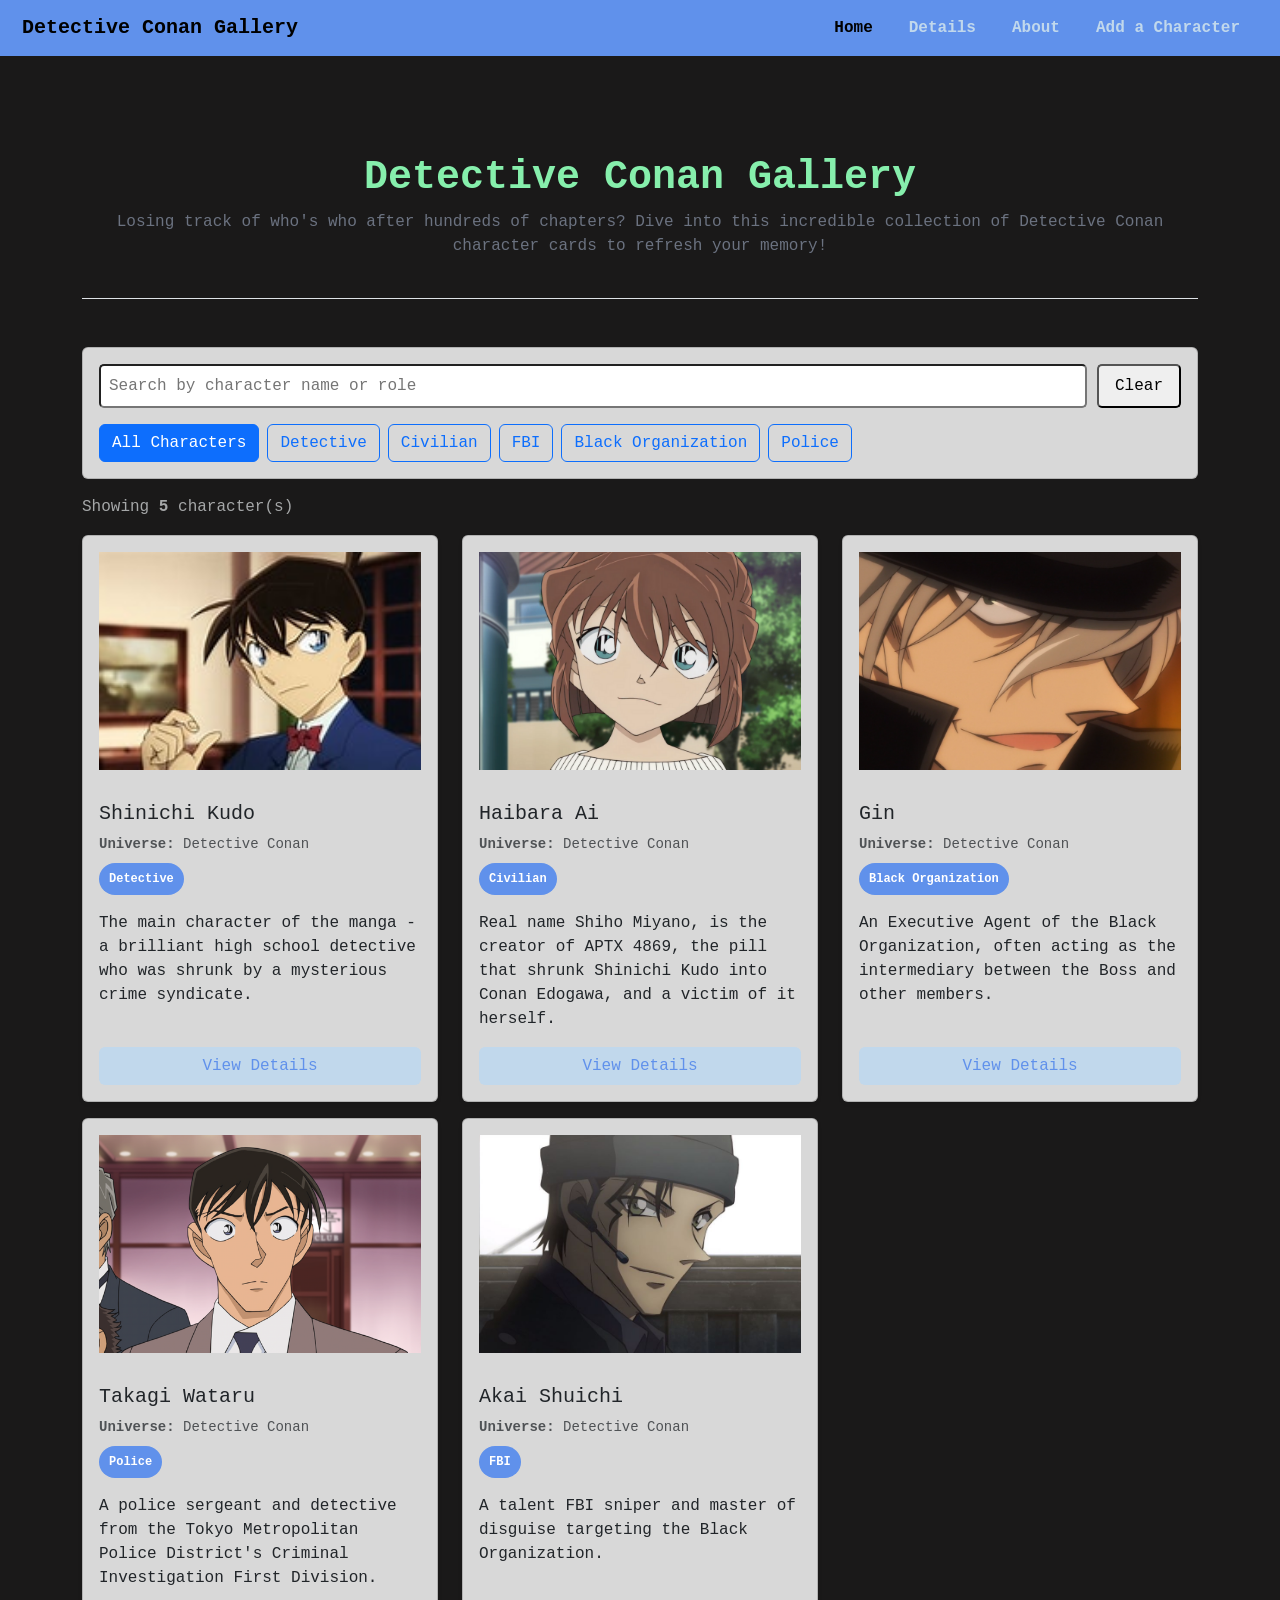
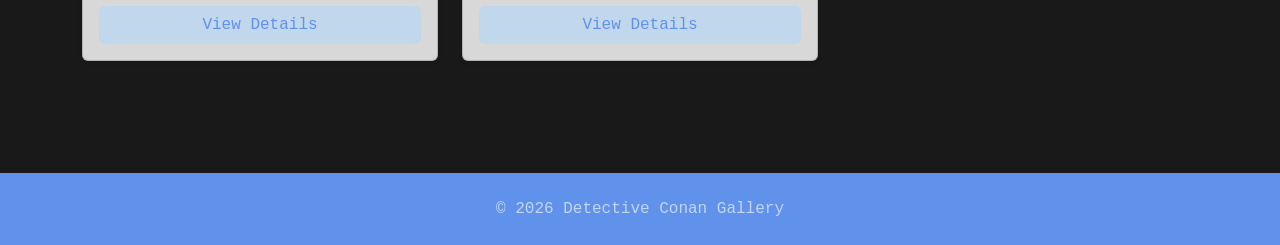
<file: index.html>
<!DOCTYPE html>

<html>

<head>
    <meta charset="UTF-8">
    <meta name="viewport" content="width=device-width, initial-scale=1.0" ;>
    <title>Detective Conan Character Gallery</title>
    <link href="https://cdn.jsdelivr.net/npm/bootstrap@5.3.8/dist/css/bootstrap.min.css" rel="stylesheet"
        integrity="sha384-sRIl4kxILFvY47J16cr9ZwB07vP4J8+LH7qKQnuqkuIAvNWLzeN8tE5YBujZqJLB" crossorigin="anonymous">
    <link rel="stylesheet" href="styles.css">
    <link rel="icon" type="image/svg+xml" href="./img/gpu-card.svg">
</head>

<body class="d-flex flex-column min-vh-100">

    <!-- Navigation Bar -->
    <nav class="navbar navbar-expand-lg sticky-top">
        <div class="container-fluid">
            <a class="navbar-brand" href="#">Detective Conan Gallery</a>
            <button class="navbar-toggler" type="button" data-bs-toggle="collapse" data-bs-target="#navbarNav"
                aria-controls="navbarNav" aria-expanded="false" aria-label="Toggle navigation">
                <span class="navbar-toggler-icon"></span>
            </button>
            <div class="collapse navbar-collapse" id="navbarNav">
                <ul class="navbar-nav mb-2 mb-lg-0">
                    <li class="nav-item">
                        <a class="nav-link active" aria-current="page" href="index.html">Home</a>
                    </li>
                    <li class="nav-item">
                        <a class="nav-link" href="details.html">Details</a>
                    </li>
                    <li class="nav-item">
                        <a class="nav-link" href="about.html">About</a>
                    </li>
                    <li class="nav-item">
                        <a class="nav-link" href="new-character-form.html">Add a Character</a>
                    </li>
                </ul>
            </div>
        </div>
    </nav>
    
    <main class="felx-grow-1 mx-5">
        <div class="container-lg py-5">
            <!--Page header-->
            <div class="page-header text-center mt-3 mb-5 pb-4 pt-4 border-bottom title-text">
                <h1>Detective Conan Gallery</h1>
                <p class="gray-content">Losing track of who's who after hundreds of chapters? Dive into this
                    incredible collection of Detective Conan character cards to refresh your memory!</p>
            </div>

            <!--Search box-->
            <div class="card mb-3" id="filterBox">
                <div class="card-body">
                    <div class="row mb-3">
                        <div class="search-container">
                            <input class="search-bar" type="text" placeholder="Search by character name or role">
                            <button class="clear-btn" type="button" class="btn btn-outline-secondary">Clear</button>
                        </div>
                    </div>
                    <div class="d-flex flex-wrap gap-2">
                        <a href="#" class="btn btn-primary">All Characters</a>
                        <button type="button" class="btn btn-outline-primary">Detective</button>
                        <button type="button" class="btn btn-outline-primary">Civilian</button>
                        <button type="button" class="btn btn-outline-primary">FBI</button>
                        <button type="button" class="btn btn-outline-primary">Black Organization</button>
                        <button type="button" class="btn btn-outline-primary">Police</button>
                    </div>
                </div>
            </div>

            <div class="mb-3" style="color: rgb(165, 167, 168);">
                Showing <span style="font-weight: bold;">5</span> character(s)
            </div>


            <div class="row">
                <div class="col-md-6 col-lg-4 mb-3" id="charactersCard">
                    <div class="card h-100 shadow-sm">
                        <img src="./img/shinichi.jpg" class="card-img-top p-3 rounded-4 custom-fit" alt="Shinichi Kudo">
                        <div class="card-body d-flex flex-column">
                            <h5 class="card-title">Shinichi Kudo</h5>
                            <p class="text-muted small mb-2 "><strong>Universe:</strong> Detective Conan</p>
                            <p><span class="badge rounded-pill">Detective</span></p>
                            <p class="card-text">The main character of the manga - a brilliant high school detective who was shrunk by a mysterious crime syndicate.</p>
                            <a href="details.html" class="btn btn-custom w-100">View Details</a>
                        </div>
                    </div>


                </div>

                <div class="col-md-6 col-lg-4 mb-3" id="charactersCard">
                    <div class="card h-100 shadow-sm">
                        <img src="./img/haibara.jpg" class="card-img-top p-3 rounded-4 custom-fit" alt="Conan Edogawa">
                        <div class="card-body d-flex flex-column">
                            <h5 class="card-title">Haibara Ai</h5>
                            <p class="text-muted small mb-2 "><strong>Universe:</strong> Detective Conan</p>
                            <p><span class="badge rounded-pill">Civilian</span></p>
                            <p class="card-text">Real name Shiho Miyano, is the creator of APTX 4869, the pill that shrunk Shinichi Kudo into Conan Edogawa, and a victim of it herself.</p>
                            <a href="details.html" class="btn btn-custom w-100">View Details</a>
                        </div>
                    </div>
                </div>

                <div class="col-md-6 col-lg-4 mb-3" id="charactersCard">
                    <div class="card h-100 shadow-sm">
                        <img src="./img/gin.jpg" class="card-img-top p-3 rounded-4 custom-fit" alt="Ran Mouri">
                        <div class="card-body d-flex flex-column">
                            <h5 class="card-title">Gin</h5>
                            <p class="text-muted small mb-2 "><strong>Universe:</strong> Detective Conan</p>
                            <p><span class="badge rounded-pill">Black Organization</span></p>
                            <p class="card-text">An Executive Agent of the Black Organization, often acting as the intermediary between the Boss and other members.</p>
                            <a href="details.html" class="btn btn-custom w-100">View Details</a>
                        </div>
                    </div>
                </div>

                <div class="col-md-6 col-lg-4 mb-3" id="charactersCard">
                    <div class="card h-100 shadow-sm">
                        <img src="./img/takagi.jpg" class="card-img-top p-3 rounded-4 custom-fit" alt="Kogoro Mouri">
                        <div class="card-body d-flex flex-column">
                            <h5 class="card-title">Takagi Wataru</h5>
                            <p class="text-muted small mb-2 "><strong>Universe:</strong> Detective Conan</p>
                            <p><span class="badge rounded-pill">Police</span></p>
                            <p class="card-text">A police sergeant and detective from the Tokyo Metropolitan Police District's Criminal Investigation First Division.</p>
                            <a href="details.html" class="btn btn-custom w-100">View Details</a>
                        </div>
                    </div>
                </div>

                <div class="col-md-6 col-lg-4 mb-3" id="charactersCard">
                    <div class="card h-100 shadow-sm">
                        <img src="./img/akai.jpg" class="card-img-top p-3 rounded-4 custom-fit" alt="Akai Shuichi">
                        <div class="card-body d-flex flex-column">
                            <h5 class="card-title">Akai Shuichi</h5>
                            <p class="text-muted small mb-2 "><strong>Universe:</strong> Detective Conan</p>
                            <p><span class="badge rounded-pill">FBI</span></p>
                            <p class="card-text">A talent FBI sniper and master of disguise targeting the Black Organization.</p>
                            <a href="details.html" class="btn btn-custom w-100">View Details</a>
                        </div>
                    </div>
                </div>
            </div>
        </div>



    </main>
    <footer class="text-center py-4 mt-5">
        <div class="mb-0">
            © 2026 Detective Conan Gallery
        </div>
    </footer>

    <script src="https://cdn.jsdelivr.net/npm/bootstrap@5.3.8/dist/js/bootstrap.bundle.min.js"
        integrity="sha384-FKyoEForCGlyvwx9Hj09JcYn3nv7wiPVlz7YYwJrWVcXK/BmnVDxM+D2scQbITxI" crossorigin="anonymous">
        </script>

</body>

</html>
</file>
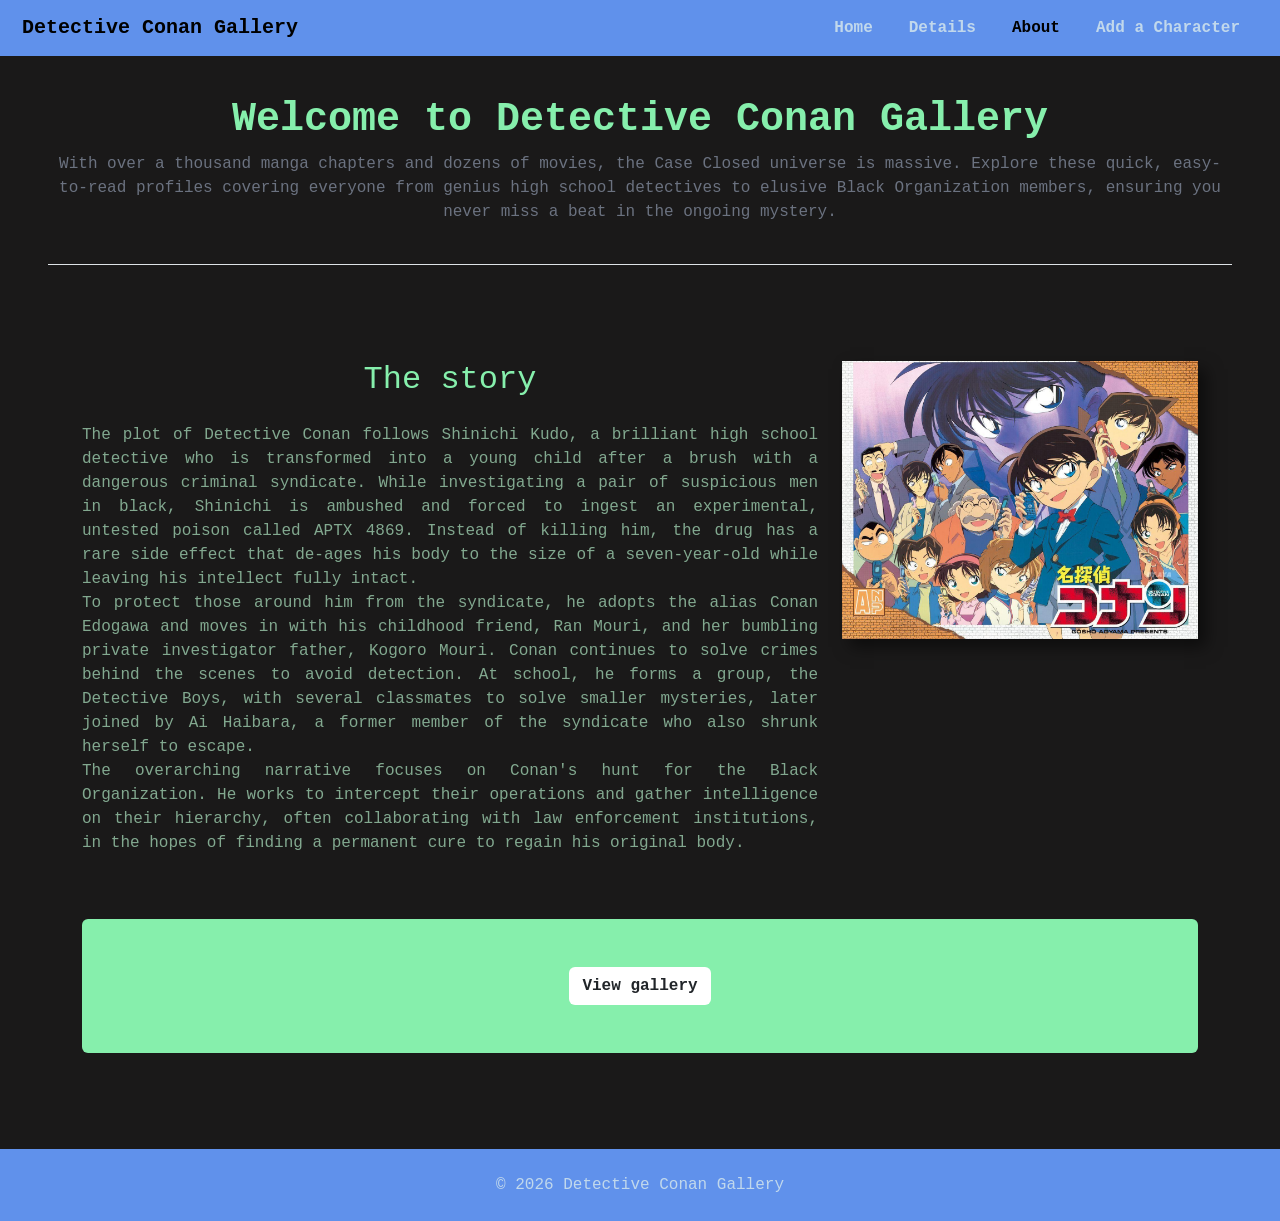
<file: about.html>
<!DOCTYPE html>

<html>

<head>
    <meta charset="UTF-8">
    <meta name="viewport" content="width=device-width, initial-scale=1.0" ;>
    <title>Detective Conan Character Gallery</title>
    <link href="https://cdn.jsdelivr.net/npm/bootstrap@5.3.8/dist/css/bootstrap.min.css" rel="stylesheet"
        integrity="sha384-sRIl4kxILFvY47J16cr9ZwB07vP4J8+LH7qKQnuqkuIAvNWLzeN8tE5YBujZqJLB" crossorigin="anonymous">
    <link rel="stylesheet" href="styles.css">
    <link rel="icon" type="image/svg+xml" href="./img/gpu-card.svg">
</head>

<body class="content">
    <!-- Navigation Bar -->
    <nav class="navbar navbar-expand-lg sticky-top">
        <div class="container-fluid">
            <a class="navbar-brand" href="index.html">Detective Conan Gallery</a>
            <button class="navbar-toggler" type="button" data-bs-toggle="collapse" data-bs-target="#navbarNav"
                aria-controls="navbarNav" aria-expanded="false" aria-label="Toggle navigation">
                <span class="navbar-toggler-icon"></span>
            </button>
            <div class="collapse navbar-collapse" id="navbarNav">
                <ul class="navbar-nav mb-2 mb-lg-0">
                    <li class="nav-item">
                        <a class="nav-link" href="index.html">Home</a>
                    </li>
                    <li class="nav-item">
                        <a class="nav-link" href="details.html">Details</a>
                    </li>
                    <li class="nav-item">
                        <a class="nav-link active" aria-current="page" href="about.html">About</a>
                    </li>
                    <li class="nav-item">
                        <a class="nav-link" href="new-character-form.html">Add a Character</a>
                    </li>
                </ul>
            </div>
        </div>
    </nav>

    <!--Content-->
    <main class="felx-grow-1 mx-5">
        <!--Page header-->
        <div class="page-header text-center mt-3 mb-5 pb-4 pt-4 border-bottom">
            <h1 class="title-text">Welcome to Detective Conan Gallery</h1>
            <p class="gray-content">With over a thousand manga chapters and dozens of movies, the Case Closed universe is massive. Explore these quick, easy-to-read profiles covering everyone from genius high school detectives to elusive Black Organization members, ensuring you never miss a beat in the ongoing mystery.</p>
        </div>
        <div class="container-lg py-5">
            <div class="row mb-5">
                <div class="col-lg-8 mb-4 mb-lg-0">
                    <h2 class="mb-4 title-text" style="text-align: center;">The story</h2>
                    <p class="story-detail light-content">The plot of Detective Conan follows Shinichi Kudo, a brilliant high school detective who is transformed into a young child after a brush with a dangerous criminal syndicate. While investigating a pair of suspicious men in black, Shinichi is ambushed and forced to ingest an experimental, untested poison called APTX 4869. Instead of killing him, the drug has a rare side effect that de-ages his body to the size of a seven-year-old while leaving his intellect fully intact. 
                    <br>To protect those around him from the syndicate, he adopts the alias Conan Edogawa and moves in with his childhood friend, Ran Mouri, and her bumbling private investigator father, Kogoro Mouri. Conan continues to solve crimes behind the scenes to avoid detection. At school, he forms a group, the Detective Boys, with several classmates to solve smaller mysteries, later joined by Ai Haibara, a former member of the syndicate who also shrunk herself to escape.
                    <br>The overarching narrative focuses on Conan's hunt for the Black Organization. He works to intercept their operations and gather intelligence on their hierarchy, often collaborating with law enforcement institutions, in the hopes of finding a permanent cure to regain his original body.</p>
                </div>
                <div class="col-lg-4">
                    <img class="about-thumbnail-img" src="./img/thumbnail.jpg">
                </div>
            </div>
            <div class="text-white p-5 rounded mt-5 text-center" style="background-color: rgb(134 239 172);">
                <a href="index.html" class="btn" id="view-gallery-btn">View gallery</a>
            </div>
        </div>
                
            
        

    </main>

    <footer class="text-center py-4 mt-5">
        <div class="mb-0">
            © 2026 Detective Conan Gallery
        </div>
    </footer>

    <script src="https://cdn.jsdelivr.net/npm/bootstrap@5.3.8/dist/js/bootstrap.bundle.min.js"
        integrity="sha384-FKyoEForCGlyvwx9Hj09JcYn3nv7wiPVlz7YYwJrWVcXK/BmnVDxM+D2scQbITxI" crossorigin="anonymous">
        </script>

</body>

</html>
</file>
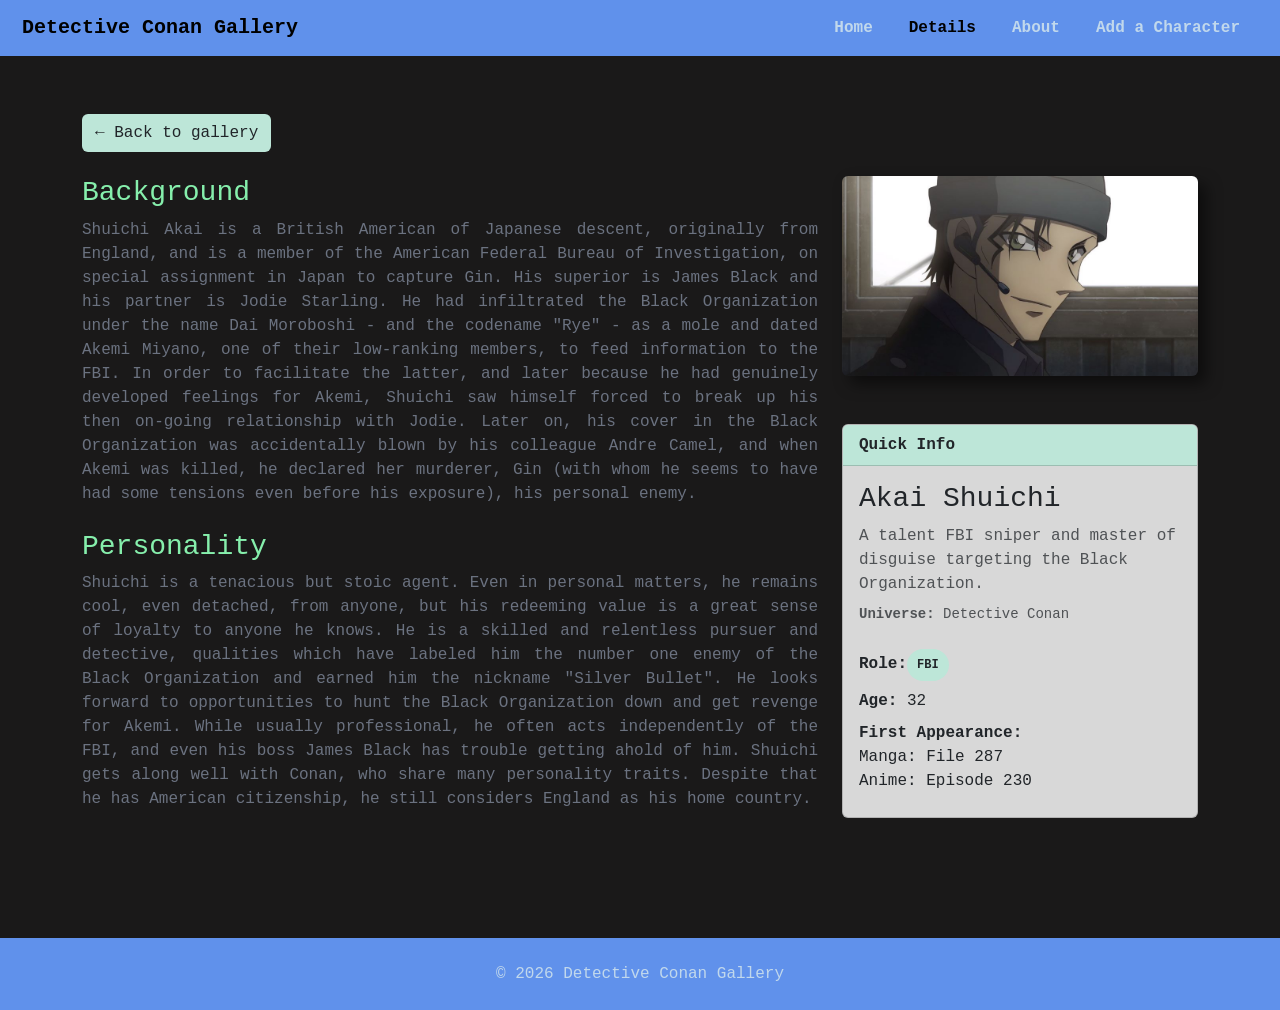
<file: details.html>
<!DOCTYPE html>

<html>

<head>
    <meta charset="UTF-8">
    <meta name="viewport" content="width=device-width, initial-scale=1.0" ;>
    <title>Detective Conan Character Gallery</title>
    <link href="https://cdn.jsdelivr.net/npm/bootstrap@5.3.8/dist/css/bootstrap.min.css" rel="stylesheet"
        integrity="sha384-sRIl4kxILFvY47J16cr9ZwB07vP4J8+LH7qKQnuqkuIAvNWLzeN8tE5YBujZqJLB" crossorigin="anonymous">
    <link rel="stylesheet" href="styles.css">
    <link rel="icon" type="image/svg+xml" href="./img/gpu-card.svg">
</head>

<body>
    <!-- Navigation Bar -->
    <nav class="navbar navbar-expand-lg sticky-top">
        <div class="container-fluid">
            <a class="navbar-brand" href="index.html">Detective Conan Gallery</a>
            <button class="navbar-toggler" type="button" data-bs-toggle="collapse" data-bs-target="#navbarNav"
                aria-controls="navbarNav" aria-expanded="false" aria-label="Toggle navigation">
                <span class="navbar-toggler-icon"></span>
            </button>
            <div class="collapse navbar-collapse" id="navbarNav">
                <ul class="navbar-nav mb-2 mb-lg-0">
                    <li class="nav-item">
                        <a class="nav-link" href="index.html">Home</a>
                    </li>
                    <li class="nav-item">
                        <a class="nav-link active" aria-current="page" href="details.html">Details</a>
                    </li>
                    <li class="nav-item">
                        <a class="nav-link"  href="about.html">About</a>
                    </li>
                    <li class="nav-item">
                        <a class="nav-link" href="new-character-form.html">Add a Character</a>
                    </li>
                </ul>
            </div>
        </div>
    </nav>

    <!--Content-->
    <main class="felx-grow-1 mx-5">
        <div class="container-lg py-5">
            <a href="index.html" type="button" class="btn mb-4" id="back-btn">← Back to gallery</a>
            <div class="row">
                <div class="col-md-8">
                    <h3 class="title-text">Background</h3>
                    <p class="gray-content story-detail mb-4">Shuichi Akai is a British American of Japanese descent, originally from England, and is a member of the American Federal Bureau of Investigation, on special assignment in Japan to capture Gin. His superior is James Black and his partner is Jodie Starling. He had infiltrated the Black Organization under the name Dai Moroboshi - and the codename "Rye" - as a mole and dated Akemi Miyano, one of their low-ranking members, to feed information to the FBI. In order to facilitate the latter, and later because he had genuinely developed feelings for Akemi, Shuichi saw himself forced to break up his then on-going relationship with Jodie. Later on, his cover in the Black Organization was accidentally blown by his colleague Andre Camel, and when Akemi was killed, he declared her murderer, Gin (with whom he seems to have had some tensions even before his exposure), his personal enemy.</p>
                    <h3 class="title-text">Personality</h3>
                    <p class="gray-content story-detail">Shuichi is a tenacious but stoic agent. Even in personal matters, he remains cool, even detached, from anyone, but his redeeming value is a great sense of loyalty to anyone he knows. He is a skilled and relentless pursuer and detective, qualities which have labeled him the number one enemy of the Black Organization and earned him the nickname "Silver Bullet". He looks forward to opportunities to hunt the Black Organization down and get revenge for Akemi. While usually professional, he often acts independently of the FBI, and even his boss James Black has trouble getting ahold of him. Shuichi gets along well with Conan, who share many personality traits. Despite that he has American citizenship, he still considers England as his home country.</p>
                </div>
                <div class="col-6 col-md-4">
                    <div class="mb-4">
                        <img src="img/akai.jpg" class="img-fluid rounded mb-5" alt="Akai Shuichi">
                        <div class="card">
                            <div class="card-header fw-bold" id="detail-card-header">Quick Info</div>
                            <div class="card-body">
                                <h3 class="mb-2">Akai Shuichi</h3>
                                <p class="text-muted mb-2">A talent FBI sniper and master of disguise targeting the Black Organization.</p>
                                <p class="text-muted small mb-4"><strong>Universe:</strong> Detective Conan</p>
                                <p class="mb-2"><strong>Role:</strong><span class="badge rounded-pill text-dark" id="detail-role">FBI</span></p>
                                <p class="mb-2"><strong>Age:</strong> 32</p>
                                <p class="mb-2"><strong>First Appearance:</strong><br>Manga: File 287<br>Anime: Episode 230</p>
                            </div>
                        </div>
                    </div>
                </div>
            </div>
        </div>
        
    </main>

    <footer class="text-center py-4 mt-5">
        <div class="mb-0">
            © 2026 Detective Conan Gallery
        </div>
    </footer>

    <script src="https://cdn.jsdelivr.net/npm/bootstrap@5.3.8/dist/js/bootstrap.bundle.min.js"
        integrity="sha384-FKyoEForCGlyvwx9Hj09JcYn3nv7wiPVlz7YYwJrWVcXK/BmnVDxM+D2scQbITxI" crossorigin="anonymous">
        </script>

</body>

</html>
</file>
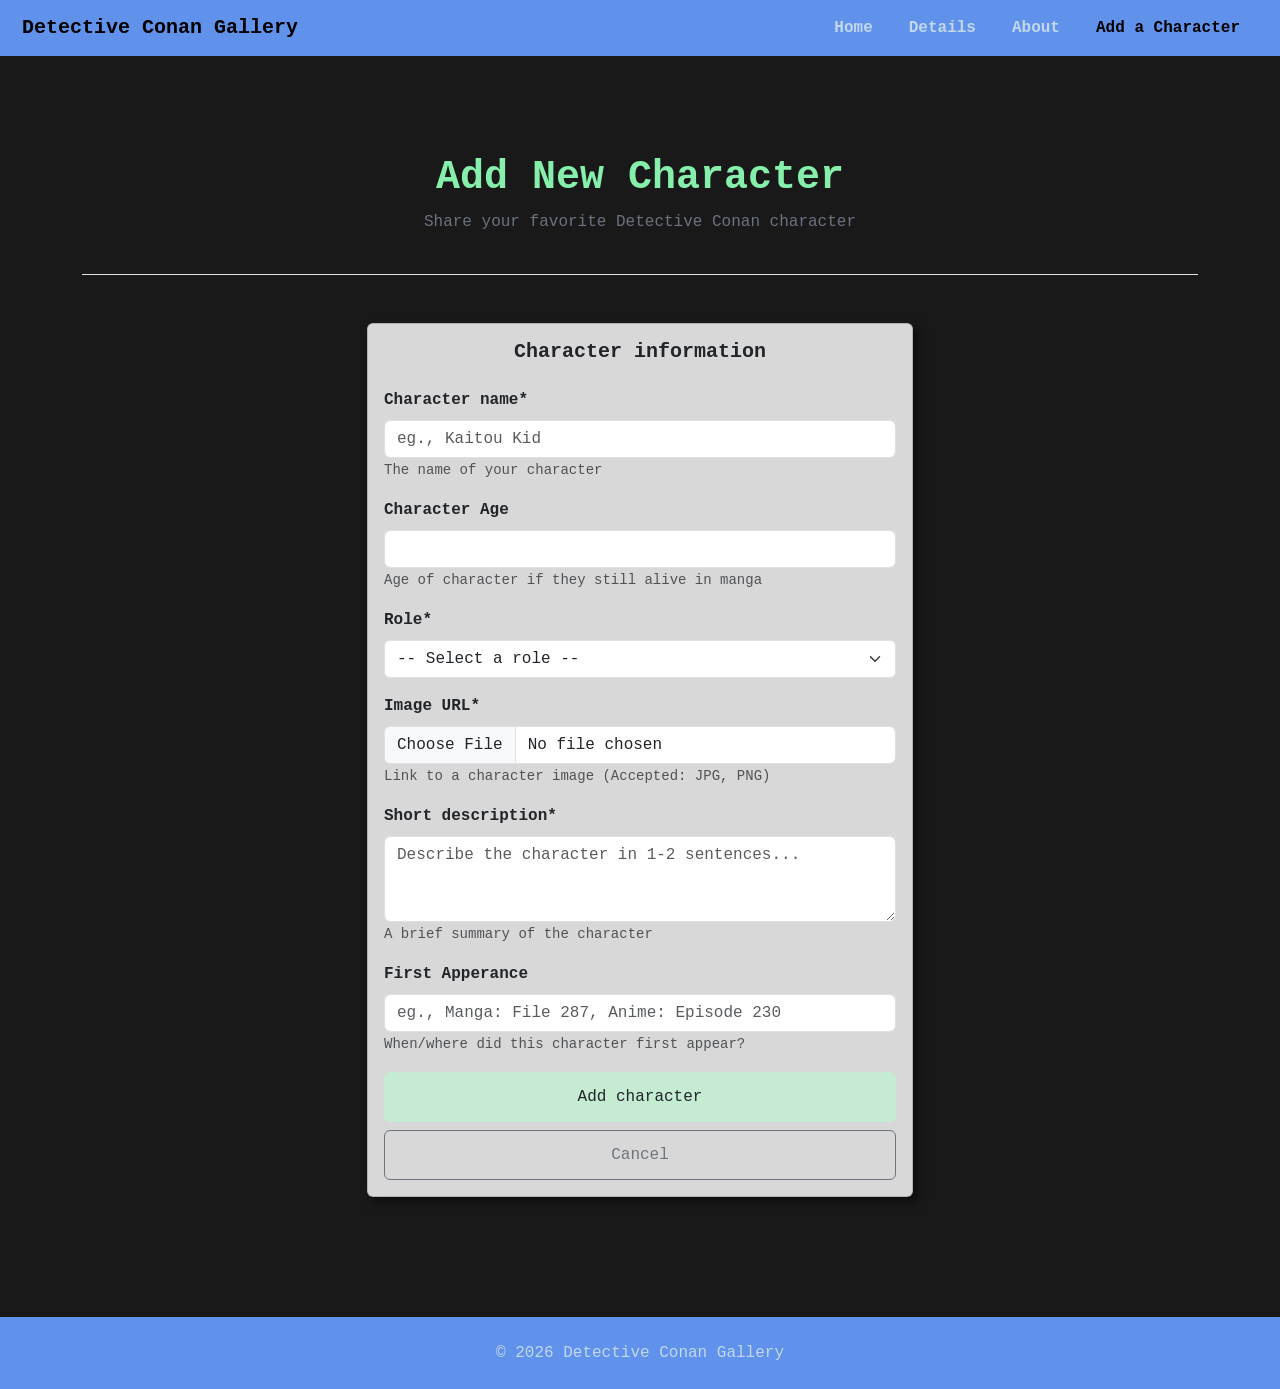
<file: new-character-form.html>
<!DOCTYPE html>

<html>

<head>
    <meta charset="UTF-8">
    <meta name="viewport" content="width=device-width, initial-scale=1.0" ;>
    <title>Detective Conan Character Gallery</title>
    <link href="https://cdn.jsdelivr.net/npm/bootstrap@5.3.8/dist/css/bootstrap.min.css" rel="stylesheet"
        integrity="sha384-sRIl4kxILFvY47J16cr9ZwB07vP4J8+LH7qKQnuqkuIAvNWLzeN8tE5YBujZqJLB" crossorigin="anonymous">
    <link rel="stylesheet" href="styles.css">
    <link rel="icon" type="image/svg+xml" href="./img/gpu-card.svg">
</head>

<body>
    <!-- Navigation Bar -->
    <nav class="navbar navbar-expand-lg sticky-top">
        <div class="container-fluid">
            <a class="navbar-brand" href="index.html">Detective Conan Gallery</a>
            <button class="navbar-toggler" type="button" data-bs-toggle="collapse" data-bs-target="#navbarNav"
                aria-controls="navbarNav" aria-expanded="false" aria-label="Toggle navigation">
                <span class="navbar-toggler-icon"></span>
            </button>
            <div class="collapse navbar-collapse" id="navbarNav">
                <ul class="navbar-nav mb-2 mb-lg-0">
                    <li class="nav-item">
                        <a class="nav-link" href="index.html">Home</a>
                    </li>
                    <li class="nav-item">
                        <a class="nav-link" href="details.html">Details</a>
                    </li>
                    <li class="nav-item">
                        <a class="nav-link"  href="about.html">About</a>
                    </li>
                    <li class="nav-item">
                        <a class="nav-link active" aria-current="page" href="new-character-form.html">Add a Character</a>
                    </li>
                </ul>
            </div>
        </div>
    </nav>

    <!--Content-->
    <main class="felx-grow-1 mx-5">
        <div class="container-lg py-5">
            <!--Page header-->
        <div class="page-header text-center mt-3 mb-5 pb-4 pt-4 border-bottom">
            <h1 class="title-text">Add New Character</h1>
            <p class="gray-content">Share your favorite Detective Conan character</p>
        </div>
        <div class="row justify-content-center">
            <div class="col-lg-6">
                <div class="card mb-4" id="new-character-form">
                <div class="card-body">
                    <h5 class="card-title fw-bold mb-4 text-center">Character information</h5>
                    <form action="">
                        <div class="mb-3">
                            <label for="characterName" class="form-label fw-bold">Character name*</label>
                            <input type="text" class="form-control" required id="characterName" placeholder="eg., Kaitou Kid">
                            <small class="form-text text-muted">The name of your character</small>
                        </div>
                        <div class="mb-3">
                            <label for="characterAge" class="form-label fw-bold">Character Age</label>
                            <input type="number" class="form-control" required id="characterAge">
                            <small class="form-text text-muted">Age of character if they still alive in manga</small>
                        </div>
                        <div class="mb-3">
                            <label for="characterRole" class="form-label fw-bold">Role*</label>
                            <select name="characterRole" id="characterRole" class="form-select" required>
                                <option value>-- Select a role --</option>
                                <option value="Detective">Detective</option>
                                <option value="Police">Police</option>
                                <option value="Civilan">Civilan</option>
                                <option value="Black Organization">Black Organization</option>
                                <option value="FBI">FBI</option>
                                <option value="Others">Others...</option>
                            </select>
                        </div>
                        <div class="mb-3">
                            <label for="characterImg" class="form-label fw-bold">Image URL*</label>
                            <input class="form-control" type="file" id="characterImg"  required>
                            <small class="form-text text-muted">Link to a character image (Accepted: JPG, PNG)</small>
                        </div>
                        <div class="mb-3">
                            <label for="characterDescription" class="form-label fw-bold">Short description*</label>
                            <textarea class="form-control" id="characterDescription" name="characterDescription" rows="3" required placeholder="Describe the character in 1-2 sentences..."></textarea>
                            <small class="form-text text-muted">A brief summary of the character</small>
                        </div>
                        <div class="mb-3">
                            <label for="characterFirstAppearance" class="form-label fw-bold">First Apperance</label>
                            <input type="text" class="form-control" required id="characterName" placeholder="eg., Manga: File 287, Anime: Episode 230">
                            <small class="form-text text-muted">When/where did this character first appear?</small>
                        </div>
                        <button id="form-submit-btn" type="submit" class="btn mb-2">Add character</button>
                        <a href="index.html" id="form-cancel-btn" type="button" class="btn btn-outline-secondary">Cancel</a>
                    </form>
                </div>
            </div>
            </div>
            
        </div>
        
        </div>
        


    </main>

    <footer class="text-center py-4 mt-5">
        <div class="mb-0">
            © 2026 Detective Conan Gallery
        </div>
    </footer>

    <script src="https://cdn.jsdelivr.net/npm/bootstrap@5.3.8/dist/js/bootstrap.bundle.min.js"
        integrity="sha384-FKyoEForCGlyvwx9Hj09JcYn3nv7wiPVlz7YYwJrWVcXK/BmnVDxM+D2scQbITxI" crossorigin="anonymous">
        </script>

</body>

</html>
</file>
<file: styles.css>
:root {
    --primary-color: #000000;
    --secondary-color: rgb(193, 216, 236);
    --accent-color: #6091eb;
}

body {
    font-family: "Lucida Console", "Courier New", monospace;
    background-color: rgb(26, 25, 25);
}

.min-vh-100 {
    min-height: 100vh;
}

.box{
    box-sizing: border-box;
}

.title-text{
    color:rgb(134 239 172);
}

.light-content{
    color:rgba(187, 247, 208, .649);
}

.gray-content{
    color:rgb(107 114 128);
}
.card{
    background-color: #d8d8d8;
}

.navbar{
    margin-bottom: 10px;
    background-color: var(--accent-color) !important;
    font-weight: 600;
}

.navbar ul li a {
    color:rgb(193, 216, 236);
    text-decoration: none;
}

.navbar ul li a:hover {
    color: black;
}

#navbarNav{
    margin-right: 0;
    justify-content: end;
}

.nav-item{
    padding: 0 10px;
}

.container-fluid{
    margin: 0 10px;
}

.page-header h1{
    font-weight: bolder;
}

.search-container{
    display: flex;
    flex-wrap: wrap;
    gap: 10px;
    align-items: center;
}

#filterBox:hover{
    box-shadow: 2px 2px 2px 2px #e8eaec;
}

.search-bar{
    flex: 1;
    min-width: 150px;
    padding: 8px;
    border-radius: 5px;
}

.clear-btn{
    padding: 8px 16px;
    border-radius: 5px;
    flex: 0 0 auto;
    width: auto;
}

@media (max-width: 600px) {
  .clear-btn {
    flex: 1 1 100%;
    width: 100%; 
  }
}

.custom-fit {
  height: 250px; /* Adjust this to make the image taller or shorter */
  width: 100%;
  object-fit: cover; /* Prevents the image from squishing */
}

.btn-custom {
  background-color: var(--secondary-color);
  color:#6091eb;
  margin-top: auto;
}

.btn-custom:hover{
    background-color: rgb(214, 52, 79);
    color: #000000;
}


#charactersCard:hover{
    transform: scale(1.05);
    box-shadow:  rgba(0, 0, 0, 0.3);
}

.badge{
    background-color: #6091eb;
    color: white;
    display: inline-flex;
    justify-content: center; 
    align-items: center;
    padding: 10px 10px;
}


.about-thumbnail-img,
.img-fluid{
    max-width: 100%;
    height: auto;
    box-shadow: 8px 8px 15px rgba(0, 0, 0, 0.5);
}


.story-detail{
    text-align: justify; 
    text-align-last:left;
}

#view-gallery-btn{
    background-color:white;
    font-weight: 600;
}

#view-gallery-btn:hover{
    background-color: #000000;
    color: white;
}

#new-character-form{
    box-shadow: 5px 5px 10px rgba(0, 0, 0, 0.5);
}

#form-submit-btn,
#form-cancel-btn{
    width: 100%;
    padding: 12px;
}
#form-submit-btn{
    background-color:rgba(187, 247, 208, .649) ;
}

#back-btn,
#detail-card-header,
#detail-role{
    background-color: rgb(189, 230, 216);

}



footer{
    background-color: #6091eb;
    width: 100%;
    bottom: 0;
    color: var(--secondary-color);
}
</file>
